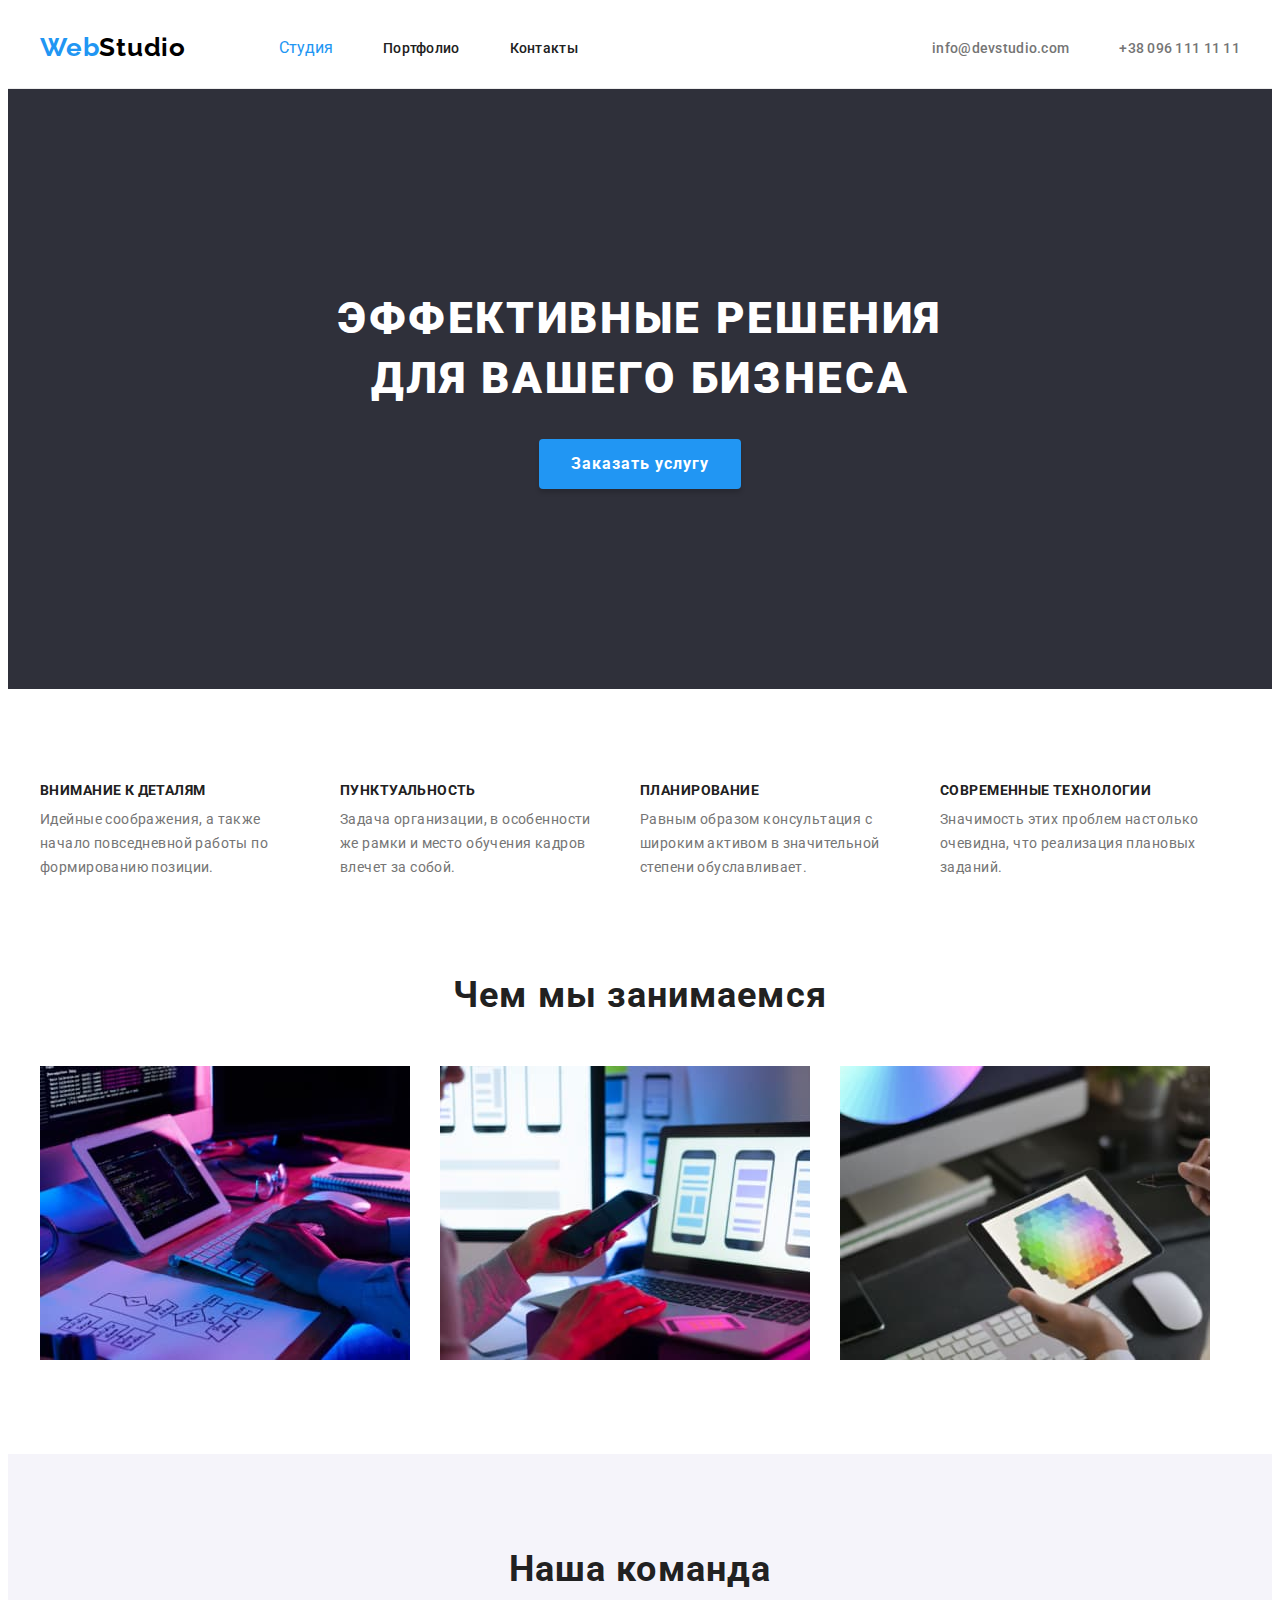
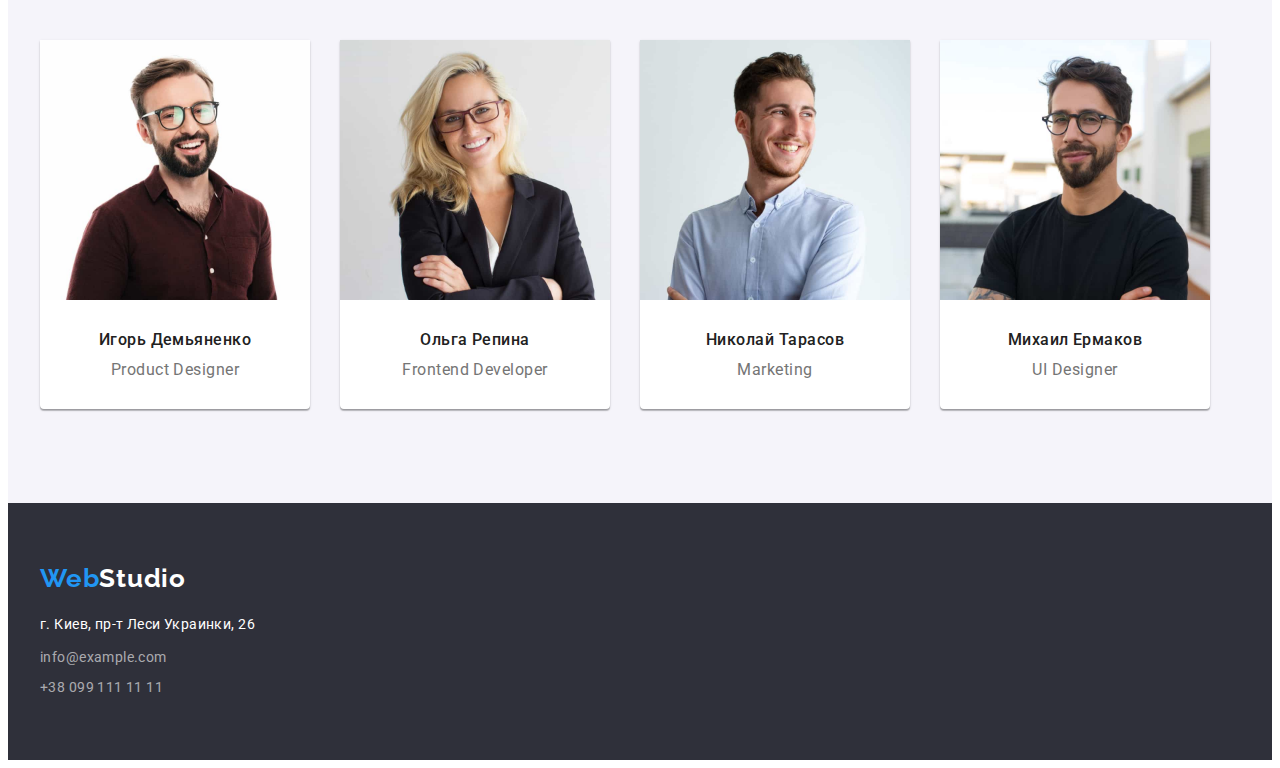
<file: index.html>
<!DOCTYPE html>
<html lang="ru">
<head>
    <meta charset="UTF-8">
    <meta http-equiv="X-UA-Compatible" content="IE=edge">
    <meta name="viewport" content="width=device-width, initial-scale=1.0">
    <link rel="preconnect" href="https://fonts.googleapis.com">
    <link rel="preconnect" href="https://fonts.gstatic.com" crossorigin>
    <link href="https://fonts.googleapis.com/css2?family=Raleway:wght@700&family=Roboto:wght@400;500;700;900&display=swap"
        rel="stylesheet">
    <link rel="stylesheet" href="https://cdnjs.cloudflare.com/ajax/libs/modern-normalize/1.1.0/modern-normalize.min.css"
            integrity="sha512-wpPYUAdjBVSE4KJnH1VR1HeZfpl1ub8YT/NKx4PuQ5NmX2tKuGu6U/JRp5y+Y8XG2tV+wKQpNHVUX03MfMFn9Q=="
            crossorigin="anonymous" referrerpolicy="no-referrer" />
    <link rel="stylesheet" href="./css/styles.css" />
    <title>Студия</title>
</head>
<body>

    <header class="header">
        <div class="container header-container">
            <nav class="hader-navigatin">
                <a href="index.html" class="header-logo link">
                    <span lang="en" class="header-logo-web">Web</span><span lang="en" class="header-logo-stydio">Studio</span>
                </a>
                <ul class="header-list list">
                    <li class="header-item"><a class="header-item-link-current link " href="index.html">Студия</a></li>
                    <li class="header-item"><a class="header-item-link link" href="portfolio.html">Портфолио</a></li>
                    <li class="header-item"><a class="header-item-link link" href="#0">Контакты</a></li>
                </ul>
            </nav>
            
            <ul class="header-contact-list list">
                <li class="header-contact-item"><a class="header-link link" href="mailto:info@devstudio.com">info@devstudio.com</a></li>
                <li class="header-contact-item"><a class="header-link link" href="tel:++380961111111">+38 096 111 11 11</a></li>
            </ul>
        </div>
    </header>


    <main>
        <section class="hero section">
                <h1 class="hero-title">Эффективные решения для вашего бизнеса</h1>
                <button type="button" class="hero-btn">Заказать услугу</button>
        </section>


        <section class="advantages section">
            <div class="container">
                <h2 class="visually-hidden">Наши преимущества</h2>
                <ul class="advantages-list list">
                    <li class="advantage-item">
                        <h3 class="advantages-title">Внимание к деталям</h3>
                        <p class="advantages-text">Идейные соображения, а также начало повседневной работы по формированию позиции.</p>
                    </li>
                    <li class="advantage-item">
                        <h3 class="advantages-title">Пунктуальность</h3>
                        <p class="advantages-text">Задача организации, в особенности же рамки и место обучения кадров влечет за собой.</p>
                    </li>
                    <li class="advantage-item">
                        <h3 class="advantages-title">Планирование</h3>
                        <p class="advantages-text">Равным образом консультация с широким активом в значительной степени обуславливает.</p>
                    </li>
                    <li class="advantage-item">
                        <h3 class="advantages-title">Современные технологии</h3>
                        <p class="advantages-text">Значимость этих проблем настолько очевидна, что реализация плановых заданий.</p>
                    </li>
                </ul>
            </div>
        </section>


        <section class="work section">
            <div class="container">
                <h2 class="work-title">Чем мы занимаемся</h2>
                    <ul class="work-list list">
                        <li class="work-list-item"><img src="./images/box1.jpg" alt="мы создаем сайт" width="370" height="294"></li>
                        <li class="work-list-item"><img src="./images/box2.jpg" alt="мы создаем макет для сайта" width="370" height="294"></li>
                        <li class="work-list-item"><img src="./images/box3.jpg" alt="мы подбираем цвета для сайта" width="370" height="294"></li>
                    </ul>
            </div>
        </section>


        <section class="team section">
            <div class="container">
                <h2 class="team-title">Наша команда</h2>
                <ul class="team-list list">
                    <li class="team-list-item">
                        <img src="./images/igor_demyanenko.jpg" alt="Игорь Демьяненко - product designer" width="270" height="260">
                        <h3 class="team-second-title">Игорь Демьяненко</h3>
                        <p class="team-text">Product Designer</p>
                    </li>
                    <li class="team-list-item">
                        <img src="./images/olga_repina.jpg" alt="Ольга Репина - frontend developer" width="270" height="260">
                        <h3 class="team-second-title">Ольга Репина</h3>
                        <p class="team-text">Frontend Developer</p>
                    </li>
                    <li class="team-list-item">
                        <img src="./images/nikolay_tarasov.jpg" alt="Николай Тарасов - marketing" width="270" height="260">
                        <h3 class="team-second-title">Николай Тарасов</h3>
                        <p class="team-text">Marketing</p>
                    </li>
                    <li class="team-list-item">
                        <img src="./images/mikhail_ermakov.jpg" alt="Михаил Ермаков - ui designer" width="270" height="260">
                        <h3 class="team-second-title">Михаил Ермаков</h3>
                        <p class="team-text">UI Designer</p>
                    </li>
                </ul>
            </div>
        </section>
    </main>


    <footer class="footer">
        <div class="container footer-container">
            <a href="index.html" class="footer-logo link"><span lang="en" class="footer-logo-web">Web</span><span lang="en" class="footer-logo-stydio">Studio</span></a>
            <address class="footer-address">
                <p>г. Киев, пр-т Леси Украинки, 26 </p>
            </address>
            <ul class="footer-list list">
                <li class="footer-item"><a class="footer-link link" href="mailto:info@example.com">info@example.com</a></li>
                <li class="footer-item"><a class="footer-link link" href="tel:+380991111111">+38 099 111 11 11</a></li>
            </ul>
        </div>
    </footer>
    
</body>
</html>
</file>
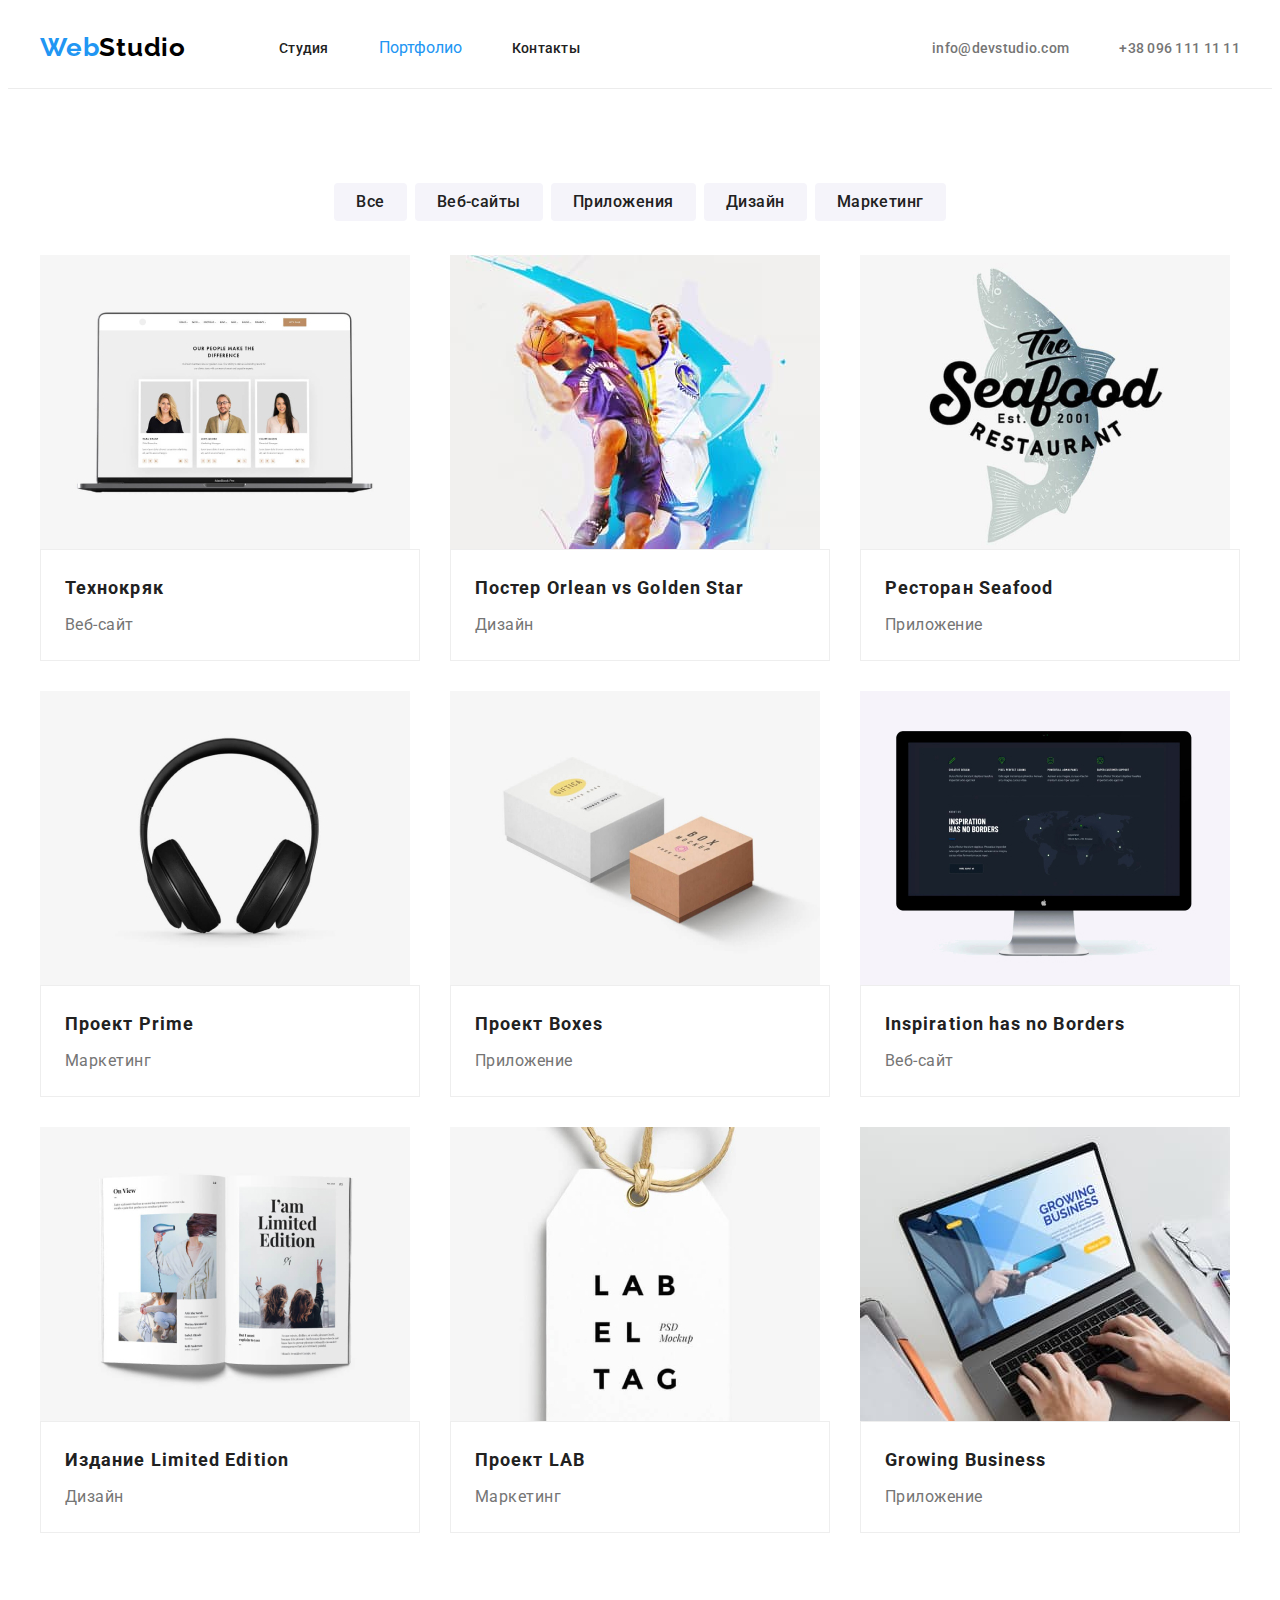
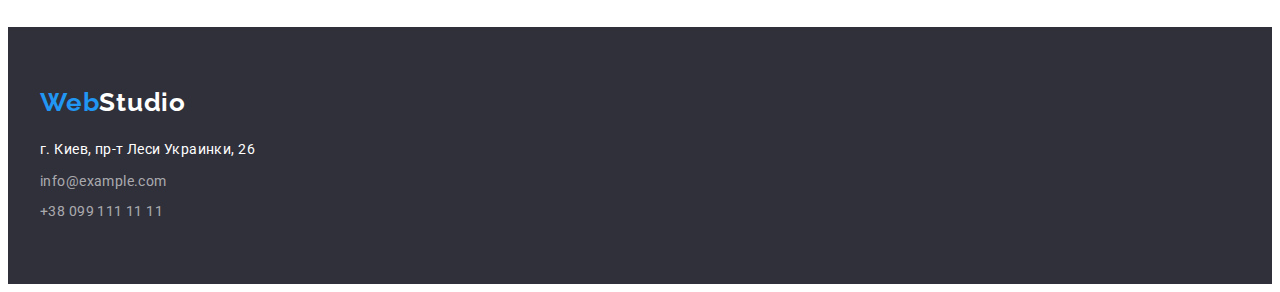
<file: portfolio.html>
<!DOCTYPE html>
<html lang="ru">

<head>
    <meta charset="UTF-8">
    <meta http-equiv="X-UA-Compatible" content="IE=edge">
    <meta name="viewport" content="width=device-width, initial-scale=1.0">
    <link rel="preconnect" href="https://fonts.googleapis.com">
    <link rel="preconnect" href="https://fonts.gstatic.com" crossorigin>
    <link href="https://fonts.googleapis.com/css2?family=Raleway:wght@700&family=Roboto:wght@400;500;700;900&display=swap"
        rel="stylesheet">
    <link rel="stylesheet" href="https://cdnjs.cloudflare.com/ajax/libs/modern-normalize/1.1.0/modern-normalize.min.css"
            integrity="sha512-wpPYUAdjBVSE4KJnH1VR1HeZfpl1ub8YT/NKx4PuQ5NmX2tKuGu6U/JRp5y+Y8XG2tV+wKQpNHVUX03MfMFn9Q=="
            crossorigin="anonymous" referrerpolicy="no-referrer" />
    <link rel="stylesheet" href="./css/styles.css" />
    <title>Портфолио</title>
</head>

<body>

    <header class="header">
        <div class="container header-container">
            <nav class="hader-navigatin">
                <a href="index.html" class="header-logo link">
                    <span lang="en" class="header-logo-web">Web</span><span lang="en"
                        class="header-logo-stydio">Studio</span>
                </a>
                <ul class="header-list list">
                    <li class="header-item"><a class="header-item-link link " href="index.html">Студия</a></li>
                    <li class="header-item"><a class="header-item-link-current link" href="portfolio.html">Портфолио</a></li>
                    <li class="header-item"><a class="header-item-link link" href="#0">Контакты</a></li>
                </ul>
            </nav>
    
            <ul class="header-contact-list list">
                <li class="header-contact-item">
                    <a class="header-link link" href="mailto:info@devstudio.com">info@devstudio.com</a>
                </li>
                <li class="header-contact-item">
                    <a class="header-link link" href="tel:++380961111111">+38 096 111 11 11</a>
                </li>
            </ul>
        </div>
    </header>

    <main>

        <section class="filter section">
                <div class="container">
                    <h1 class="visually-hidden">Портфолио</h1>
                    <div class="filter-btn-list">
                        <button type="button" class="filter-btn">Все</button>
                        <button type="button" class="filter-btn">Веб-сайты</button>
                        <button type="button" class="filter-btn">Приложения</button>
                        <button type="button" class="filter-btn">Дизайн</button>
                        <button type="button" class="filter-btn">Маркетинг</button>
                    </div>
                    
                    <ul class="filter-list list">
                        <li class="filter-list-item">
                            <div class="card">
                                <img src="./images/website.jpg" alt="веб сайт Технокряк" width="370" height="294" />
                                <div class="filter-content">
                                    <h2 class="filter-title">Технокряк</h2>
                                    <p class="filter-text">Веб-сайт</p>
                                </div>
                            </div>
                        </li>

                        <li class="filter-list-item">
                            <div class="card">
                                <img src="./images/design_poster.jpg" alt="дизайн постера New Orlean vs Golden Star" width="370" height="294" />
                                <div class="filter-content">
                                    <h2 class="filter-title">Постер <span lang="en"> Orlean vs Golden Star</span></h2>
                                    <p class="filter-text">Дизайн</p>
                                </div>
                            </div>
                        </li>

                        <li class="filter-list-item">
                            <div class="card">
                                <img src="./images/application.jpg" alt="приложение ресторана Seafood" width="370" height="294" />
                                <div class="filter-content">
                                    <h2 class="filter-title">Ресторан <span lang="en">Seafood</span></h2>
                                    <p class="filter-text">Приложение</p>
                                </div>
                            </div>
                        </li>

                        <li class="filter-list-item">
                            <div class="card">
                                <img src="./images/marketing.jpg" alt="маркетинг проекта Prime" width="370" height="294" />
                                <div class="filter-content">
                                    <h2 class="filter-title">Проект <span lang="en">Prime</span></h2>
                                    <p class="filter-text">Маркетинг</p>
                                </div>
                            </div>
                        </li>

                        <li class="filter-list-item">
                            <div class="card">
                                <img src="./images/boxes_project.jpg" alt="приложение проект Boxes" width="370" height="294" />
                                <div class="filter-content">
                                    <h2 class="filter-title">Проект <span lang="en">Boxes</span></h2>
                                    <p class="filter-text">Приложение</p>
                                </div>
                            </div>
                        </li>

                        <li class="filter-list-item">
                            <div class="card">
                                <img src="./images/inspiration_has_no_borders.jpg" alt="веб-сайт Inspiration has no Borders" width="370" height="294" />
                                <div class="filter-content">
                                    <h2 class="filter-title" lang="en">Inspiration has no Borders</h2>
                                    <p class="filter-text">Веб-сайт</p>
                                </div>
                            </div>
                        </li>

                        <li class="filter-list-item">
                            <div class="card">
                                <img src="./images/limited_edition.jpg" alt="дизайн издания Limited Edition" width="370" height="294" />
                                <div class="filter-content">
                                    <h2 class="filter-title">Издание <span lang="en">Limited Edition</span></h2>
                                    <p class="filter-text">Дизайн</p>
                                </div>
                            </div>
                        </li>

                        <li class="filter-list-item">
                            <div class="card">
                                <img src="./images/lab_project.jpg" alt="маркетинг проекта LAB" width="370" height="294" />
                                <div class="filter-content">
                                    <h2 class="filter-title">Проект <span lang="en">LAB</span></h2>
                                    <p class="filter-text">Маркетинг</p>
                                </div>
                            </div>
                        </li>

                        <li class="filter-list-item">
                            <div class="card">
                                <img src="./images/growing_business.jpg" alt="приложение Growing Business" width="370" height="294" />
                                <div class="filter-content">
                                    <h2 class="filter-title" lang="en">Growing Business</h2>
                                    <p class="filter-text">Приложение</p>
                                </div>
                            </div>
                        </li>
                    </ul>
                </div>
            </section>
        </main>



    <footer class="footer">
        <div class="container footer-container">
            <a href="index.html" class="footer-logo link"><span lang="en" class="footer-logo-web">Web</span><span lang="en"
                    class="footer-logo-stydio">Studio</span></a>
            <address class="footer-address">
                <p>г. Киев, пр-т Леси Украинки, 26 </p>
            </address>
            <ul class="footer-list list">
                <li class="footer-item"><a class="footer-link link" href="mailto:info@example.com">info@example.com</a></li>
                <li class="footer-item"><a class="footer-link link" href="tel:+380991111111">+38 099 111 11 11</a></li>
            </ul>
        </div>
    </footer>



    </body>
    </html>
</file>
<file: css/styles.css>
:root {
  --header-logo-color: #000000;
  --color-accent: #2196f3;
  --first-title-color: #ffffff;
  --second-title-color: #212121;
  --main-text-color: #757575;
  --header-list-color: #212121;
  --tex-address-color: rgba(255, 255, 255, 0.6);
  --btn-text-color: #ffffff;
  --footer-logo-color: #ffffff;
  --filter-btn-color: #212121;
  --filter-btn-bgr: #f5f4fa;
}

.container {
  width: 1200px;
  padding-left: 15px;
  padding-right: 15px;
  margin-left: auto;
  margin-right: auto;
}

p,
h1,
h2,
h3,
h4,
h5,
h6 {
  margin: 0;
}

ul {
  margin: 0;
  padding: 0;
}

img {
  display: block;
}
.list {
  list-style: none;
}

.link {
  text-decoration: none;
}

.section {
  padding-top: 94px;
  padding-bottom: 94px;
}
.visually-hidden {
  position: absolute;
  white-space: nowrap;
  width: 1px;
  height: 1px;
  overflow: hidden;
  border: 0;
  padding: 0;
  clip: rect(0 0 0 0);
  clip-path: inset (50%);
  margin: -1px;
}

.header-item-link-current {
  color: var(--color-accent);
}

body {
  font-family: 'Roboto', sans-serif;
  color: var(--main-text-color);
}

/* ----------------------------HEADER---------------------------*/
/*для логотипа*/
.header {
  padding-top: 24px;
  padding-bottom: 25px;
  border-bottom: 1px solid #ececec;
}
.header-logo,
.footer-logo {
  font-family: Raleway;
  font-weight: 700;
  font-size: 26px;
  line-height: 1.19;
  letter-spacing: 0.03em;
}
.header-logo-web,
.footer-logo-web {
  color: var(--color-accent);
}
.header-logo-stydio {
  color: var(--header-logo-color);
}
/*header-container*/
.header-container {
  display: flex;
  align-items: center;
}

.hader-navigatin {
  display: flex;
  align-items: center;
}

.header-list {
  display: flex;
}

.header-item {
  margin-right: 50px;
}

.header-item:last-child {
  margin-right: 0;
}

.header-item:first-child {
  margin-left: 93px;
}

.header-contact-list {
  margin-left: auto;
}

.header-contact-item:first-child {
  margin-right: 50px;
}

.header-contact-list {
  display: flex;
}

.header-item-link {
  font-weight: 500;
  font-size: 14px;
  line-height: 1.14;
  letter-spacing: 0.02em;
  color: var(--header-list-color);
}

.header-item-link:hover,
.header-item-link:focus {
  color: var(--color-accent);
}

.header-link {
  font-weight: 500;
  font-size: 14px;
  line-height: 1.14;
  letter-spacing: 0.02em;
  color: var(--main-text-color);
}

.header-link:hover,
.header-link:focus {
  color: var(--color-accent);
}

/* ----------------------------HERO---------------------------*/
.hero {
  background-color: #2f303a;
  text-align: center;
  max-width: 1600px;
  padding-top: 200px;
  padding-bottom: 200px;
}

.hero-title {
  width: 696px;
  margin: 0 auto;
  margin-bottom: 30px;
  font-weight: 900;
  font-size: 44px;
  line-height: 1.36;
  text-align: center;
  letter-spacing: 0.06em;
  text-transform: uppercase;
  color: var(--first-title-color);
}

.hero-btn {
  min-width: 200px;
  padding: 10px 32px;
  margin: 0 auto;
  font-family: inherit;
  font-weight: 700;
  font-size: 16px;
  line-height: 1.87;
  display: flex;
  align-items: center;
  text-align: center;
  letter-spacing: 0.06em;
  color: var(--btn-text-color);
  background-color: var(--color-accent);
  border: none;
  box-shadow: 0px 4px 4px rgba(0, 0, 0, 0.15);
  border-radius: 4px;
  cursor: pointer;
}
.hero-btn:hover,
.hero-btn:focus {
  background-color: #188ce8;
}

/* ----------------------------ADVANTAGES---------------------------*/
.advantages-list {
  display: flex;
}
.advantage-item {
  width: 270px;
  margin-right: 30px;
}
.advantage-item:last-child {
  margin-right: 0;
}

.advantages-title {
  margin-bottom: 10px;
  font-weight: 700;
  font-size: 14px;
  line-height: 1.14;
  letter-spacing: 0.03em;
  text-transform: uppercase;
  color: var(--second-title-color);
}

.advantages-text {
  font-size: 14px;
  line-height: 1.71;
  letter-spacing: 0.03em;
}
/* ----------------------------WORK---------------------------*/
.work {
  padding-top: 0;
}

.work-title {
  margin-bottom: 50px;
}

.work-list {
  display: flex;
  flex-wrap: wrap;
}

.work-list-item {
  margin-right: 30px;
}
.work-list-item:last-child {
  margin-right: 0;
}

.work-title,
.team-title {
  font-weight: 700;
  font-size: 36px;
  line-height: 1.17;
  text-align: center;
  letter-spacing: 0.03em;
  color: var(--second-title-color);
}
/* ----------------------------TEAM---------------------------*/
.team {
  /* padding-top: 0; */
  background-color: #f5f4fa;
}

.team-title {
  margin-bottom: 50px;
}

.team-list {
  display: flex;
}
.team-list-item {
  width: calc ((100% - 90px) / 4);
  margin-right: 30px;
  box-shadow: 0px 1px 3px rgba(0, 0, 0, 0.12), 0px 1px 1px rgba(0, 0, 0, 0.14),
    0px 2px 1px rgba(0, 0, 0, 0.2);
  border-radius: 0px 0px 4px 4px;
  background: #ffffff;
}

.team-list-item:last-child {
  margin-right: 0;
}
.team-second-title {
  margin-top: 30px;
  margin-bottom: 10px;
  font-weight: 500;
  font-size: 16px;
  line-height: 1.19;
  text-align: center;
  letter-spacing: 0.03em;
  color: var(--second-title-color);
}

.team-text {
  margin-bottom: 30px;
  font-size: 16px;
  line-height: 1.19;
  text-align: center;
  letter-spacing: 0.03em;
}
/* ----------------------------FOOTER---------------------------*/
.footer {
  background-color: #2f303a;
}
.footer-container {
  padding-top: 60px;
  padding-bottom: 60px;
}

.footer-logo-stydio {
  color: var(--footer-logo-color);
}

.footer-address {
  margin-top: 20px;
  font-style: normal;
  font-size: 14px;
  line-height: 1.71;
  letter-spacing: 0.03em;
  color: var(--footer-logo-color);
}

.footer-item:first-child {
  margin-top: 9px;
  margin-bottom: 6px;
}
.footer-link {
  font-size: 14px;
  line-height: 1.71;
  letter-spacing: 0.03em;
  color: var(--tex-address-color);
}

.footer-link:hover,
.footer-link:focus {
  color: var(--color-accent);
}

/* ----------------------------PORTFOLIO PAGE---------------------------*/

.filter-btn {
  margin-bottom: 34px;
  border-style: none;
  padding: 6px 22px;
  margin-right: 8px;
  font-family: inherit;
  font-weight: 500;
  font-size: 16px;
  line-height: 1.62;
  text-align: center;
  letter-spacing: 0.03em;
  color: var(--filter-btn-color);
  background-color: var(--filter-btn-bgr);
  border-radius: 4px;
  cursor: pointer;
}

.filter-btn:last-child {
  margin-right: 0;
}
.filter-btn-list {
  display: flex;
  justify-content: center;
}
.filter-btn:hover,
.filter-btn:focus {
  color: var(--btn-text-color);
  background-color: var(--color-accent);
}
.filter-list {
  display: flex;
  flex-wrap: wrap;
  margin-right: -30px;
  margin-bottom: -30px;
}

.filter-list > .filter-list-item {
  flex-basis: calc(100% / 3 - 30px);
  margin-right: 30px;
  margin-bottom: 30px;
}

.filter-content {
  padding: 20px 24px;
  border: 1px solid #eeeeee;
}
.filter-title {
  font-weight: 700;
  font-size: 18px;
  line-height: 2;
  letter-spacing: 0.06em;
  color: var(--second-title-color);
}

.filter-text {
  margin-top: 4px;
  font-size: 16px;
  line-height: 1.87;
  letter-spacing: 0.03em;
}
</file>
